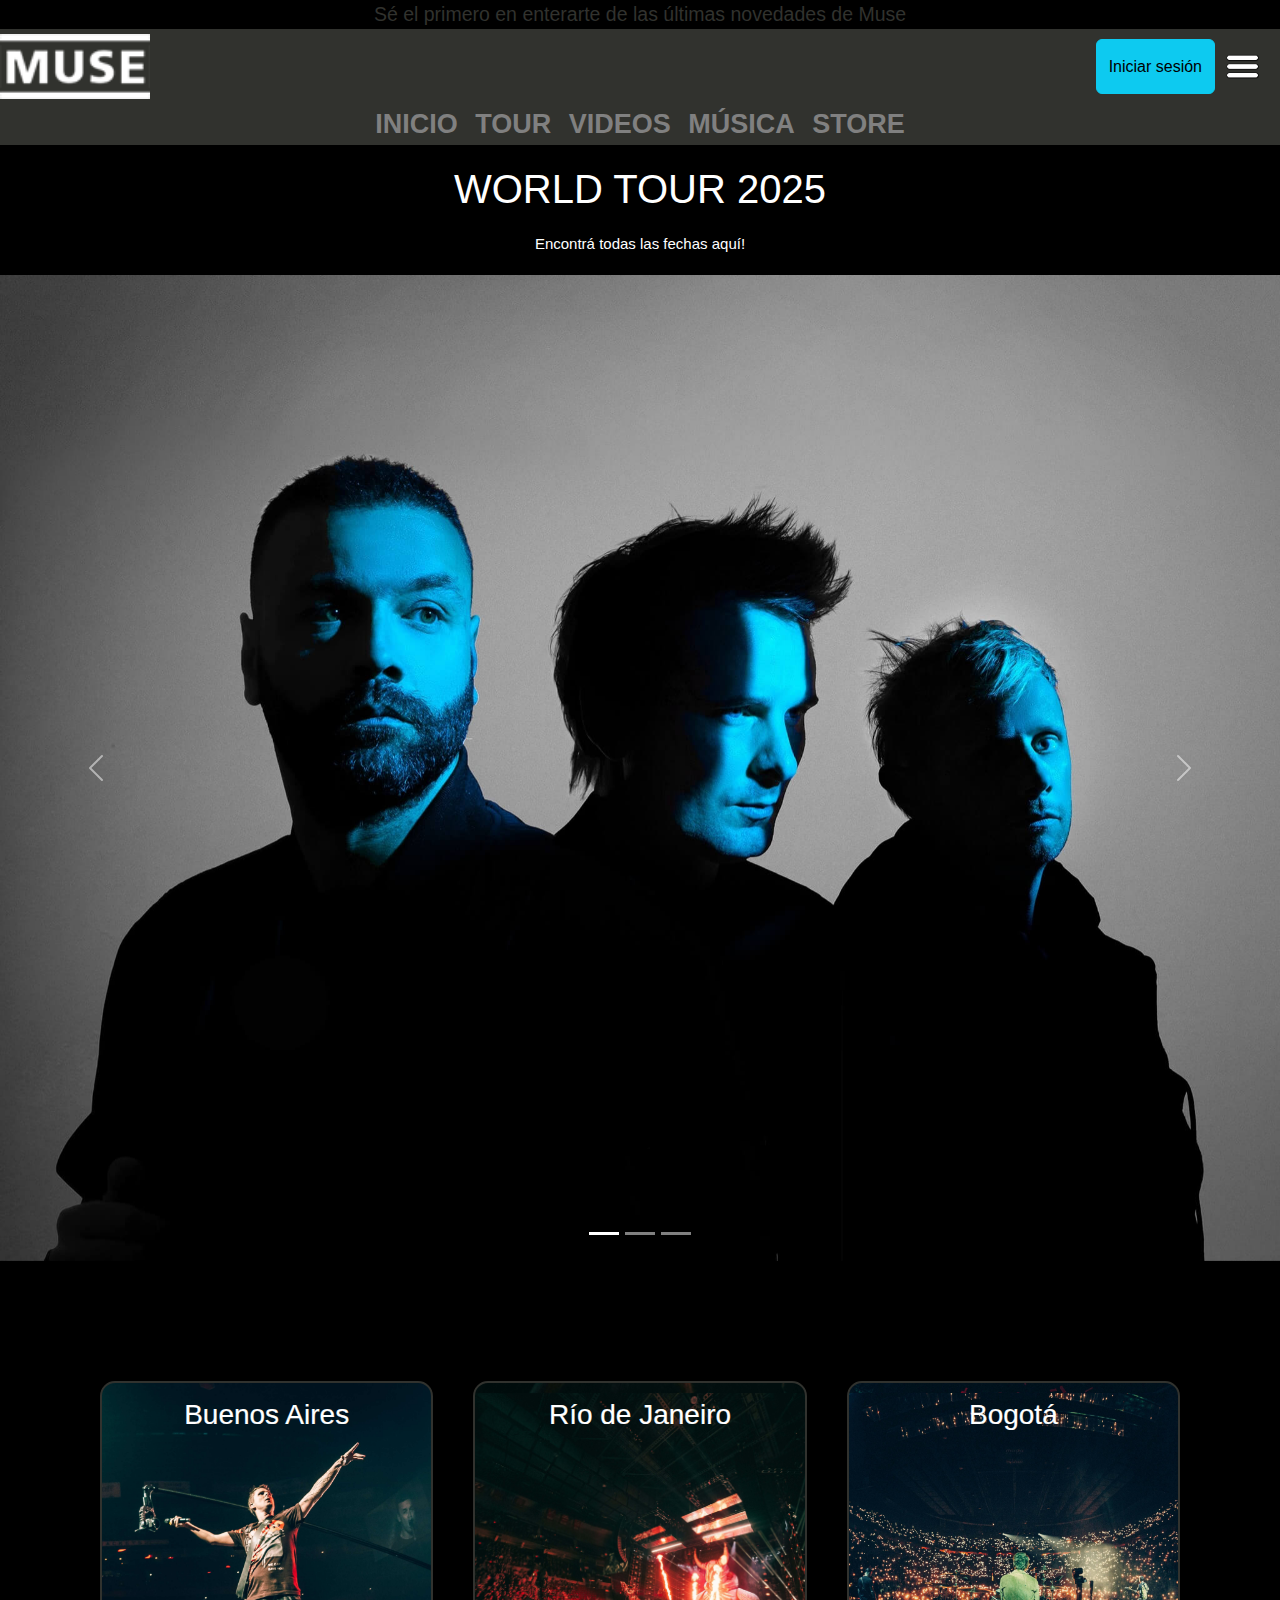
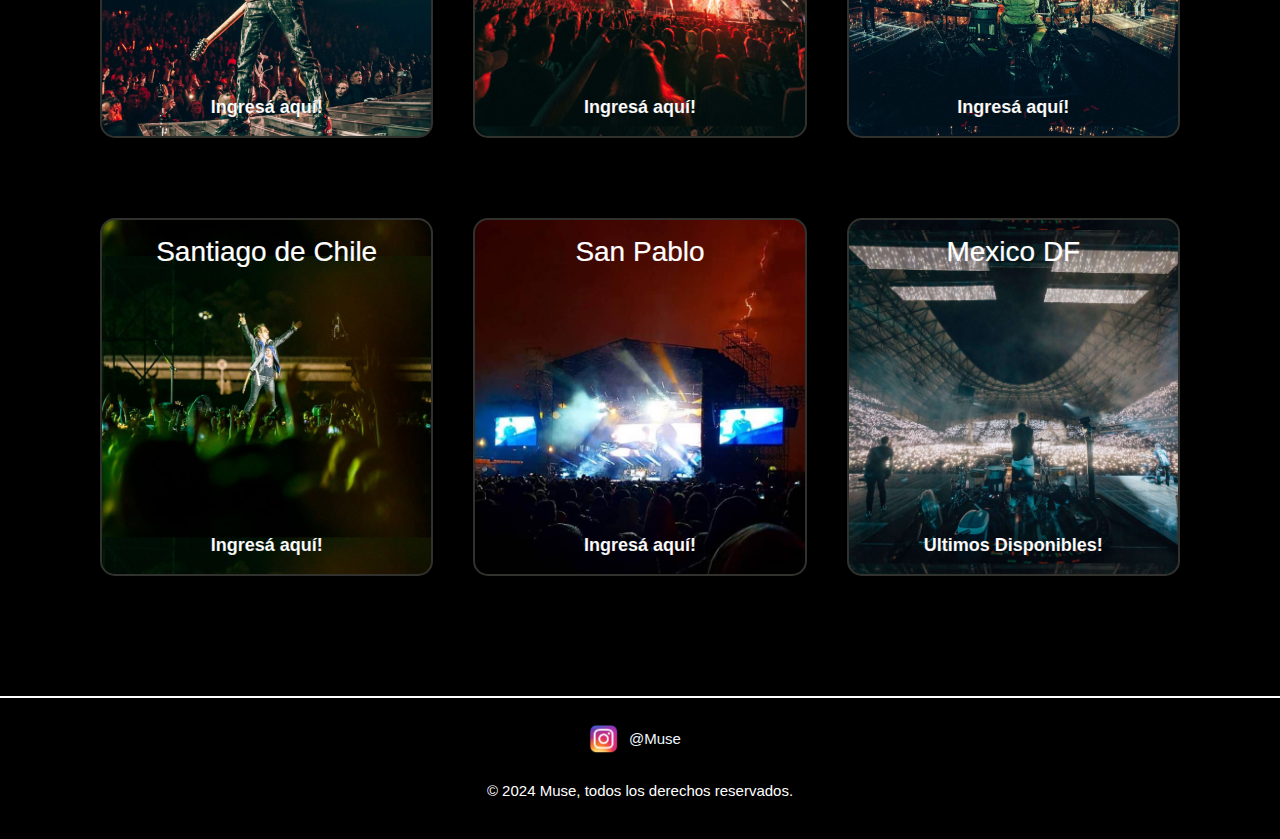
<file: index.html>
<!DOCTYPE html>
<html lang="en">

<head>
    <meta charset="UTF-8" />
    <meta name="viewport" content="width=device-width, initial-scale=1.0" />
    <title>Muse - Inicio</title>
    <!-- bootstrap -->
    <link href="https://cdn.jsdelivr.net/npm/bootstrap@5.3.3/dist/css/bootstrap.min.css" rel="stylesheet"
        integrity="sha384-QWTKZyjpPEjISv5WaRU9OFeRpok6YctnYmDr5pNlyT2bRjXh0JMhjY6hW+ALEwIH" crossorigin="anonymous" />
    <!-- link css -->
    <link rel="stylesheet" href="css/Estilos.css" />
    <!-- link animaciones-->
    <link rel="stylesheet" href="https://cdnjs.cloudflare.com/ajax/libs/animate.css/4.1.1/animate.min.css"/>

    <!-- metatag: keyword -->
    <meta name="keywords"
        content="musica, rock, muse, conciertos muse, comunidad muse, noticias muse, album muse, letras muse, videos muse">
    <!-- meta: descrption -->
    <meta name="description"
        content="Bienvenidos al punto de encuentro de los 'Musers'. Aquí compartimos nuestra pasión por Muse, una de las bandas más innovadoras y emocionantes del rock.">
    <!-- meta: author -->
    <meta name="author" content="Lucas Aranda">
    <!-- meta phone -->
    <meta name="telephone" content="+5411234256">
    <!-- meta: geo.placename -->
    <meta name="geo.placename" content="Argentina">
</head>

<body>
    <header>
        <div class="encabezado">
            <p class="animate__animated animate__heartBeat">Sé el primero en enterarte de las últimas novedades de Muse</p>
        </div>

        <div class="contenedor-header">
            <img class="logo" src="img/muse-logo.png" alt="logo-muse" width="120px" />

            <div class="menu-hamburguesa">
                <!-- <a href="#">INICIAR SESIÓN</a> -->
                <!-- bootstrap -->
                <button type="button" class="btn btn-info">Iniciar sesión</button>
                <img src="img/hambnurguesa.png" alt="MenuHamburguesa" width="35px" />
            </div>
        </div>
        <div class="contenedor-nav">
            <nav class="menu-navegable">
                <a href="index.html">INICIO</a>
                <a href="HTML/Tour.html">TOUR</a>
                <a href="HTML/Videos.html">VIDEOS</a>
                <a href="HTML/Music.html">MÚSICA</a>
                <a href="HTML/Store.html">STORE</a>
            </nav>
        </div>
    </header>

    <main>
        <section>
            <div>
                <h1>WORLD TOUR 2025</h1>
                <p>Encontrá todas las fechas aquí!</p>
            </div>
        </section>
        <section class="contenedor-carousel">
            <div id="carouselExampleIndicators" class="carousel slide">
                <div class="carousel-indicators">
                    <button type="button" data-bs-target="#carouselExampleIndicators" data-bs-slide-to="0"
                        class="active" aria-current="true" aria-label="Slide 1"></button>
                    <button type="button" data-bs-target="#carouselExampleIndicators" data-bs-slide-to="1"
                        aria-label="Slide 2"></button>
                    <button type="button" data-bs-target="#carouselExampleIndicators" data-bs-slide-to="2"
                        aria-label="Slide 3"></button>
                </div>
                <div class="carousel-inner">
                    <div class="carousel-item active">
                        <img src="img/muse-banda.jpg" class="d-block w-100" alt="..." />
                    </div>
                    <div class="carousel-item">
                        <img src="img/MuseBristol_050619-118_(48035812973).jpg" class="d-block w-100" alt="..." />
                    </div>
                    <div class="carousel-item">
                        <img src="img/muse-cusica-plus.jpg" class="d-block w-100" alt="..." />
                    </div>
                </div>
                <button class="carousel-control-prev" type="button" data-bs-target="#carouselExampleIndicators"
                    data-bs-slide="prev">
                    <span class="carousel-control-prev-icon" aria-hidden="true"></span>
                    <span class="visually-hidden">Previous</span>
                </button>
                <button class="carousel-control-next" type="button" data-bs-target="#carouselExampleIndicators"
                    data-bs-slide="next">
                    <span class="carousel-control-next-icon" aria-hidden="true"></span>
                    <span class="visually-hidden">Next</span>
                </button>
            </div>

            <!-- <section>
                <img src="img/muse-banda.jpg" alt="muse-principal" width="100%" />
            </section> -->
        </section>

        <section class="seccion-principal">
            <div class="shows">
                <div class="card" style="background-image: url(./img/show1.jpg)">
                    <div class="texto">
                        <h3>Buenos Aires</h3>
                        <p>Ingresá aquí!</p>
                    </div>
                </div>
                <div class="card" style="background-image: url(./img/show2.jpg)">
                    <div class="texto">
                        <h3>Río de Janeiro</h3>
                        <p>Ingresá aquí!</p>
                    </div>
                </div>
                <div class="card" style="background-image: url(./img/show3.jpg)">
                    <div class="texto">
                        <h3>Bogotá</h3>
                        <p>Ingresá aquí!</p>
                    </div>
                </div>
                <div class="card" style="background-image: url(./img/show4.jpg)">
                    <div class="texto">
                        <h3>Santiago de Chile</h3>
                        <p>Ingresá aquí!</p>
                    </div>
                </div>
                <div class="card" style="background-image: url(./img/show5.jpg)">
                    <div class="texto">
                        <h3>San Pablo</h3>
                        <p>Ingresá aquí!</p>
                    </div>
                </div>
                <div class="card" style="background-image: url(./img/show6.jpg)">
                    <div class="texto">
                        <h3>Mexico DF</h3>
                        <p>Ultimos Disponibles!</p>
                    </div>
                </div>
            </div>
        </section>
    </main>

    <footer>
        <div>
            <img src="img/pngwing.com (1).png" alt="Intagram" width="30" />
            <a href="https://www.instagram.com/muse/">@Muse</a>
        </div>

        <p class="parrafo-footer">© 2024 Muse, todos los derechos reservados.</p>
        <p></p>
    </footer>
    <!-- Bootstrap -->
    <script src="https://cdn.jsdelivr.net/npm/@popperjs/core@2.11.8/dist/umd/popper.min.js"
        integrity="sha384-I7E8VVD/ismYTF4hNIPjVp/Zjvgyol6VFvRkX/vR+Vc4jQkC+hVqc2pM8ODewa9r"
        crossorigin="anonymous"></script>
    <script src="https://cdn.jsdelivr.net/npm/bootstrap@5.3.3/dist/js/bootstrap.min.js"
        integrity="sha384-0pUGZvbkm6XF6gxjEnlmuGrJXVbNuzT9qBBavbLwCsOGabYfZo0T0to5eqruptLy"
        crossorigin="anonymous"></script>
</body>

</html>
</file>
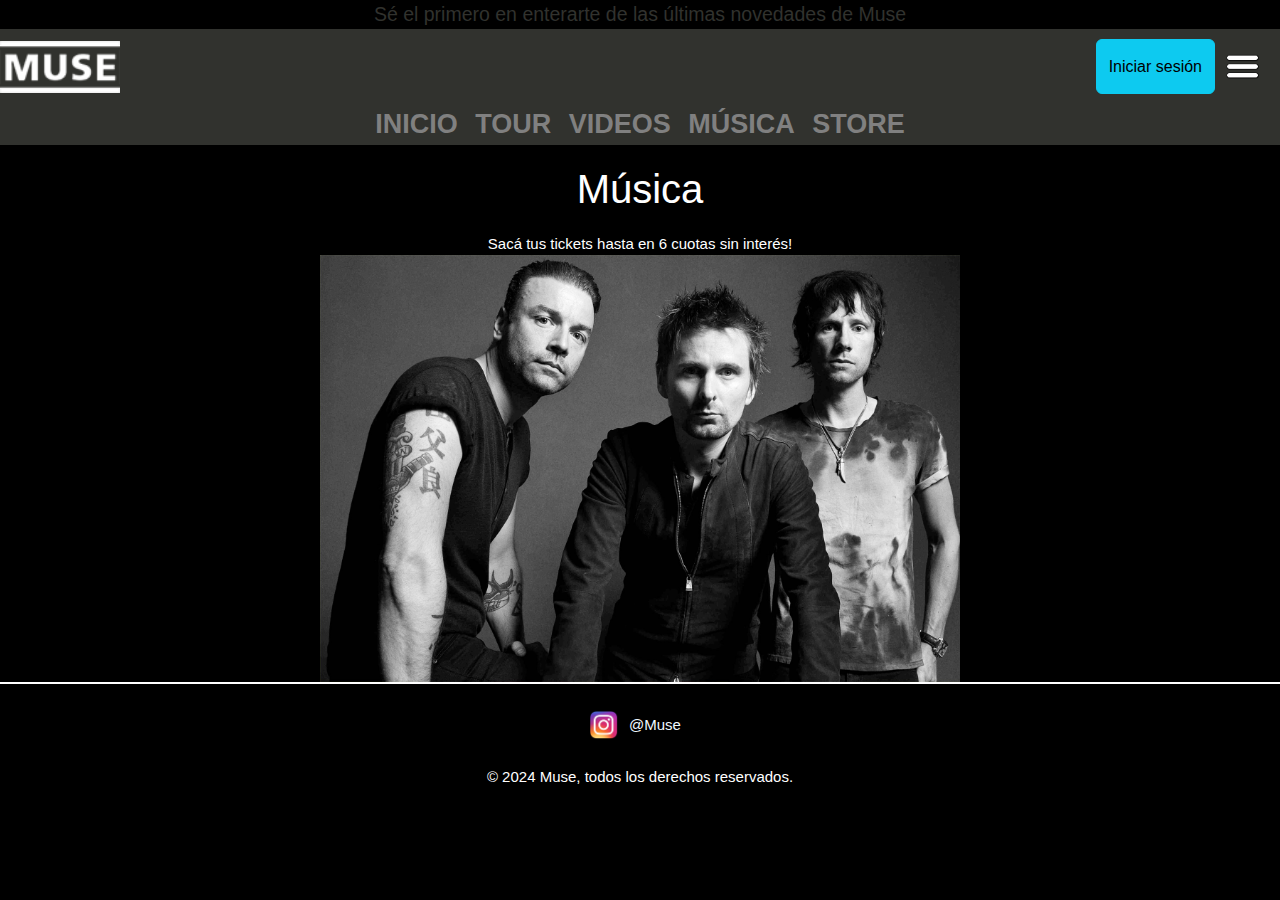
<file: HTML/Music.html>
<!DOCTYPE html>
<html lang="en">

<head>
    <meta charset="UTF-8">
    <meta name="viewport" content="width=device-width, initial-scale=1.0">
    <title>Muse - Music</title>
    <!-- bootstrap -->
    <link href="https://cdn.jsdelivr.net/npm/bootstrap@5.3.3/dist/css/bootstrap.min.css" rel="stylesheet"
        integrity="sha384-QWTKZyjpPEjISv5WaRU9OFeRpok6YctnYmDr5pNlyT2bRjXh0JMhjY6hW+ALEwIH" crossorigin="anonymous">
    <!-- link css -->
    <link rel="stylesheet" href="../css/Estilos.css">
</head>

<body>
    <header>
        <div class="encabezado">
            <p>Sé el primero en enterarte de las últimas novedades de Muse</p>
        </div>

        <div class="contenedor-header">
            <img src="../img/muse-logo.png" alt="logo-muse" width="120px">
        <div class="menu-hamburguesa">
            <!-- <a href="#">INICIAR SESIÓN</a> -->
            <button type="button" class="btn btn-info">Iniciar sesión</button>
            <img src="../img/hambnurguesa.png" alt="MenuHamburguesa" width="35px">
        </div>
        </div>
        
        <div class="contenedor-nav">
            <nav class="menu-navegable">
                <a href="../index.html">INICIO</a>
                <a href="Tour.html">TOUR</a>
                <a href="Videos.html">VIDEOS</a>
                <a href="Music.html">MÚSICA</a>
                <a href="Store.html">STORE</a>
            </nav>
        </div>
    </header>
    <main>
        <section>
            <h1>Música</h1>
            <p>Sacá tus tickets hasta en 6 cuotas sin interés!</p>
            <img src="../img/muse-cusica-plus.jpg" alt="muse-banda" width="50%">
        </section>
    </main>

    <footer>
        <div>
            <img src="../img/pngwing.com (1).png" alt="Intagram" width="30" />
            <a href="https://www.instagram.com/muse/">@Muse</a>
        </div>

        <p class="parrafo-footer">© 2024 Muse, todos los derechos reservados.</p>
        <p></p>
    </footer>
    <!-- Bootstrap -->
    <script src="https://cdn.jsdelivr.net/npm/@popperjs/core@2.11.8/dist/umd/popper.min.js"
        integrity="sha384-I7E8VVD/ismYTF4hNIPjVp/Zjvgyol6VFvRkX/vR+Vc4jQkC+hVqc2pM8ODewa9r"
        crossorigin="anonymous"></script>
    <script src="https://cdn.jsdelivr.net/npm/bootstrap@5.3.3/dist/js/bootstrap.min.js"
        integrity="sha384-0pUGZvbkm6XF6gxjEnlmuGrJXVbNuzT9qBBavbLwCsOGabYfZo0T0to5eqruptLy"
        crossorigin="anonymous"></script>
</body>

</html>
</file>
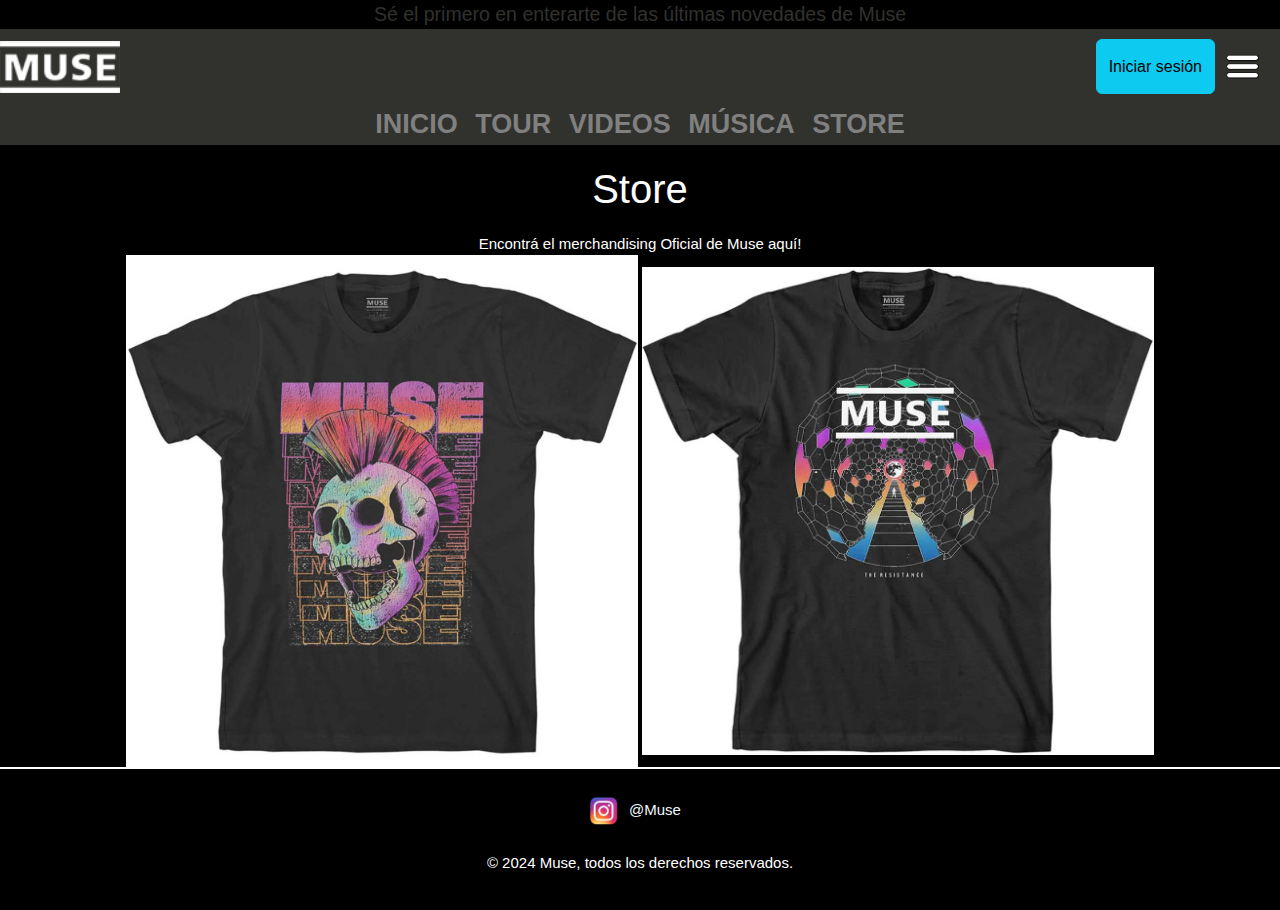
<file: HTML/Store.html>
<!DOCTYPE html>
<html lang="en">

<head>
    <meta charset="UTF-8">
    <meta name="viewport" content="width=device-width, initial-scale=1.0">
    <title>Muse - Store</title>
    <!-- bootstrap -->
    <link href="https://cdn.jsdelivr.net/npm/bootstrap@5.3.3/dist/css/bootstrap.min.css" rel="stylesheet"
        integrity="sha384-QWTKZyjpPEjISv5WaRU9OFeRpok6YctnYmDr5pNlyT2bRjXh0JMhjY6hW+ALEwIH" crossorigin="anonymous">
    <!-- link css -->
    <link rel="stylesheet" href="../css/Estilos.css">
</head>

<body>
    <header>
        <div class="encabezado">
            <p>Sé el primero en enterarte de las últimas novedades de Muse</p>
        </div>

        <div class="contenedor-header">
            <img src="../img/muse-logo.png" alt="logo-muse" width="120px">
        <div class="menu-hamburguesa">
            <!-- <a href="#">INICIAR SESIÓN</a> -->
            <button type="button" class="btn btn-info">Iniciar sesión</button>
            <img src="../img/hambnurguesa.png" alt="MenuHamburguesa" width="35px">
        </div>
        </div>
        
        <div class="contenedor-nav">
            <nav class="menu-navegable">
                <a href="../index.html">INICIO</a>
                <a href="Tour.html">TOUR</a>
                <a href="Videos.html">VIDEOS</a>
                <a href="Music.html">MÚSICA</a>
                <a href="Store.html">STORE</a>
            </nav>
        </div>
    </header>
    <main>
        <section>
            <h1>Store</h1>
            <p>Encontrá el merchandising Oficial de Muse aquí!</p>
            <section class="contenedor-store">
                <img src="../img/merch1.jpg" alt="Merch1" width="40%">
                <img src="../img/merch2.jpg" alt="merch2" width="40%">
            </section>
        </section>
    </main>

    <footer>
        <div>
            <img src="../img/pngwing.com (1).png" alt="Intagram" width="30" />
            <a href="https://www.instagram.com/muse/">@Muse</a>
        </div>

        <p class="parrafo-footer">© 2024 Muse, todos los derechos reservados.</p>
        <p></p>
    </footer>
    <!-- Bootstrap -->
    <script src="https://cdn.jsdelivr.net/npm/@popperjs/core@2.11.8/dist/umd/popper.min.js"
        integrity="sha384-I7E8VVD/ismYTF4hNIPjVp/Zjvgyol6VFvRkX/vR+Vc4jQkC+hVqc2pM8ODewa9r"
        crossorigin="anonymous"></script>
    <script src="https://cdn.jsdelivr.net/npm/bootstrap@5.3.3/dist/js/bootstrap.min.js"
        integrity="sha384-0pUGZvbkm6XF6gxjEnlmuGrJXVbNuzT9qBBavbLwCsOGabYfZo0T0to5eqruptLy"
        crossorigin="anonymous"></script>
</body>

</html>
</file>
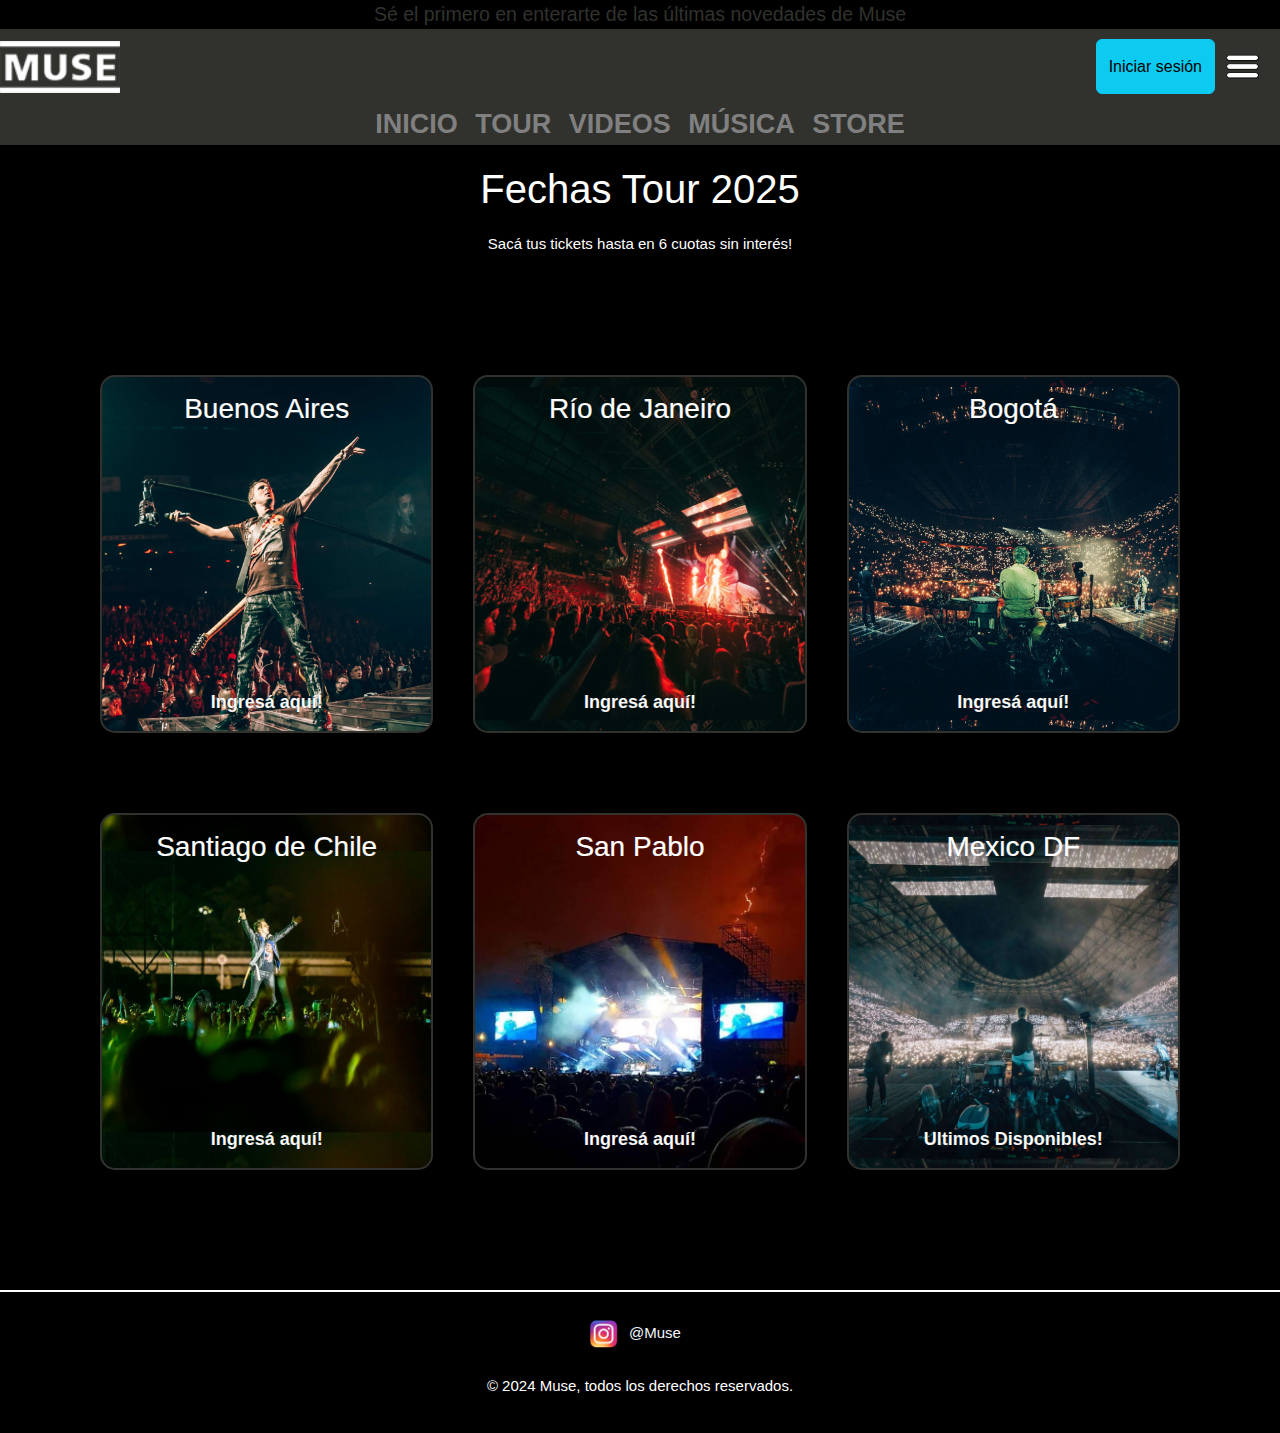
<file: HTML/Tour.html>
<!DOCTYPE html>
<html lang="en">

<head>
    <meta charset="UTF-8">
    <meta name="viewport" content="width=device-width, initial-scale=1.0">
    <title>Muse - Tour</title>
    <!-- bootstrap -->
    <link href="https://cdn.jsdelivr.net/npm/bootstrap@5.3.3/dist/css/bootstrap.min.css" rel="stylesheet"
        integrity="sha384-QWTKZyjpPEjISv5WaRU9OFeRpok6YctnYmDr5pNlyT2bRjXh0JMhjY6hW+ALEwIH" crossorigin="anonymous">
    <!-- link css -->
    <link rel="stylesheet" href="../css/Estilos.css">
</head>

<body>
    <header>
        <div class="encabezado">
            <p>Sé el primero en enterarte de las últimas novedades de Muse</p>
        </div>

        <div class="contenedor-header">
            <img src="../img/muse-logo.png" alt="logo-muse" width="120px">
        <div class="menu-hamburguesa">
            <!-- <a href="#">INICIAR SESIÓN</a> -->
            <button type="button" class="btn btn-info">Iniciar sesión</button>
            <img src="../img/hambnurguesa.png" alt="MenuHamburguesa" width="35px">
        </div>
        </div>
        
        <div class="contenedor-nav">
            <nav class="menu-navegable">
                <a href="../index.html">INICIO</a>
                <a href="Tour.html">TOUR</a>
                <a href="Videos.html">VIDEOS</a>
                <a href="Music.html">MÚSICA</a>
                <a href="Store.html">STORE</a>
            </nav>
        </div>
    </header>
    <main>
        <section>
            <h1>Fechas Tour 2025</h1>
            <p>Sacá tus tickets hasta en 6 cuotas sin interés!</p>
            <!-- <img src="../img/muse-cusica-plus.jpg" alt="muse-banda" width="50%"> -->
        </section>
            <section class="seccion-principal">
                <div class="shows">
                    <div class="card" style="background-image: url(../img/show1.jpg)">
                        <div class="texto">
                            <h3>Buenos Aires</h3>
                            <p>Ingresá aquí!</p>
                        </div>
                    </div>
                    <div class="card" style="background-image: url(../img/show2.jpg)">
                        <div class="texto">
                            <h3>Río de Janeiro</h3>
                            <p>Ingresá aquí!</p>
                        </div>
                    </div>
                    <div class="card" style="background-image: url(../img/show3.jpg)">
                        <div class="texto">
                            <h3>Bogotá</h3>
                            <p>Ingresá aquí!</p>
                        </div>
                    </div>
                    <div class="card" style="background-image: url(../img/show4.jpg)">
                        <div class="texto">
                            <h3>Santiago de Chile</h3>
                            <p>Ingresá aquí!</p>
                        </div>
                    </div>
                    <div class="card" style="background-image: url(../img/show5.jpg)">
                        <div class="texto">
                            <h3>San Pablo</h3>
                            <p>Ingresá aquí!</p>
                        </div>
                    </div>
                    <div class="card" style="background-image: url(../img/show6.jpg)">
                        <div class="texto">
                            <h3>Mexico DF</h3>
                            <p>Ultimos Disponibles!</p>
                        </div>
                    </div>
                </div>
            
        </section>
    </main>

    <footer>
        <div>
            <img src="../img/pngwing.com (1).png" alt="Intagram" width="30" />
            <a href="https://www.instagram.com/muse/">@Muse</a>
        </div>

        <p class="parrafo-footer">© 2024 Muse, todos los derechos reservados.</p>
        <p></p>
    </footer>
    <!-- Bootstrap -->
    <script src="https://cdn.jsdelivr.net/npm/@popperjs/core@2.11.8/dist/umd/popper.min.js"
        integrity="sha384-I7E8VVD/ismYTF4hNIPjVp/Zjvgyol6VFvRkX/vR+Vc4jQkC+hVqc2pM8ODewa9r"
        crossorigin="anonymous"></script>
    <script src="https://cdn.jsdelivr.net/npm/bootstrap@5.3.3/dist/js/bootstrap.min.js"
        integrity="sha384-0pUGZvbkm6XF6gxjEnlmuGrJXVbNuzT9qBBavbLwCsOGabYfZo0T0to5eqruptLy"
        crossorigin="anonymous"></script>
</body>

</html>
</file>
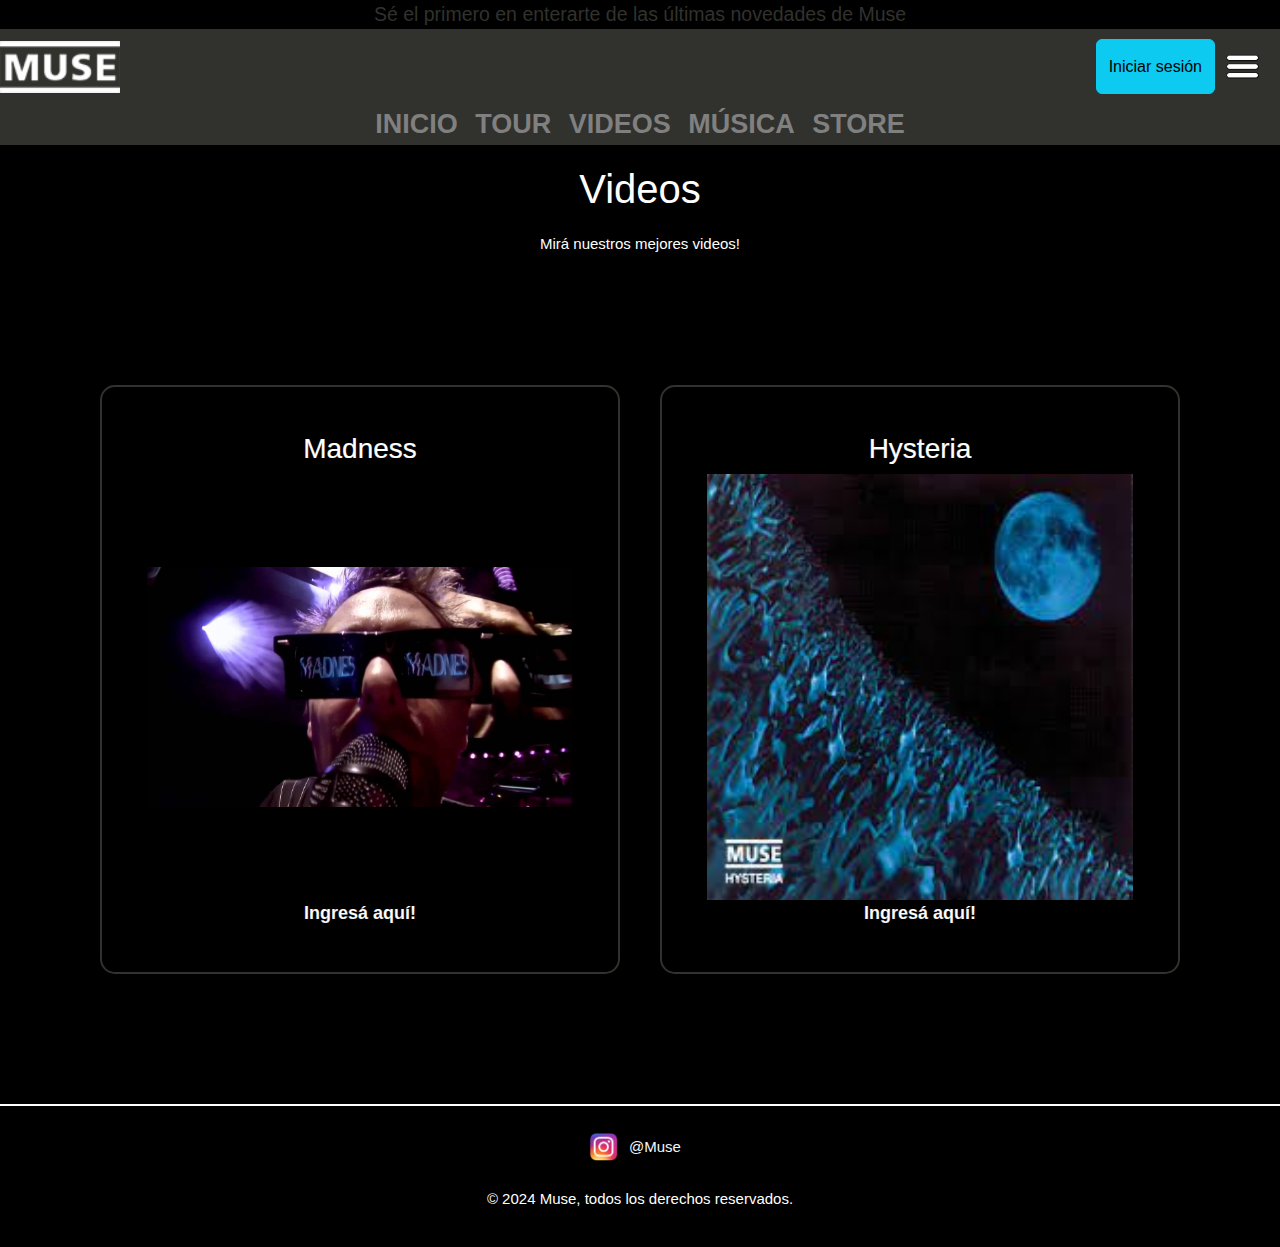
<file: HTML/Videos.html>
<!DOCTYPE html>
<html lang="en">

<head>
    <meta charset="UTF-8">
    <meta name="viewport" content="width=device-width, initial-scale=1.0">
    <title>Muse - Videos</title>
    <!-- bootstrap -->
    <link href="https://cdn.jsdelivr.net/npm/bootstrap@5.3.3/dist/css/bootstrap.min.css" rel="stylesheet"
        integrity="sha384-QWTKZyjpPEjISv5WaRU9OFeRpok6YctnYmDr5pNlyT2bRjXh0JMhjY6hW+ALEwIH" crossorigin="anonymous">
    <!-- link css -->
    <link rel="stylesheet" href="../css/Estilos.css">
</head>

<body>
    <header>
        <div class="encabezado">
            <p>Sé el primero en enterarte de las últimas novedades de Muse</p>
        </div>

        <div class="contenedor-header">
            <img src="../img/muse-logo.png" alt="logo-muse" width="120px">
            <div class="menu-hamburguesa">
                <!-- <a href="#">INICIAR SESIÓN</a> -->
                <button type="button" class="btn btn-info">Iniciar sesión</button>
                <img src="../img/hambnurguesa.png" alt="MenuHamburguesa" width="35px">
            </div>
        </div>

        <div class="contenedor-nav">
            <nav class="menu-navegable">
                <a href="../index.html">INICIO</a>
                <a href="Tour.html">TOUR</a>
                <a href="Videos.html">VIDEOS</a>
                <a href="Music.html">MÚSICA</a>
                <a href="Store.html">STORE</a>
            </nav>
        </div>
    </header>
    <main>
        <section>
            <h1>Videos</h1>
            <p>Mirá nuestros mejores videos!
            </p>
            <!-- <img src="../img/muse-cusica-plus.jpg" alt="muse-banda" width="50%"> -->
        </section>
        <section class="seccion-principal-videos">
            <div class="videos">
                <div class="card-videos">
                    <div class="texto">
                        <h3>Madness</h3>
                        <img src="../img/masdness.jpg" alt="foto-madness" width="100%">
                        <a href="https://www.youtube.com/watch?v=6w5KCf8hXvo">Ingresá aquí!</a>
                    </div>
                </div>
                <div class="card-videos">
                    <div class="texto">
                        <h3>Hysteria</h3>
                        <img src="../img/hysteria.jpg" alt="foto-hysteria" width="100%">
                        <a href="https://www.youtube.com/watch?v=6w5KCf8hXvo">Ingresá aquí!</a>
                    </div>
                </div>
            </div>

            </div>


        </section>
    </main>

    <footer>
        <div>
            <img src="../img/pngwing.com (1).png" alt="Intagram" width="30" />
            <a href="https://www.instagram.com/muse/">@Muse</a>
        </div>

        <p class="parrafo-footer">© 2024 Muse, todos los derechos reservados.</p>
        <p></p>
    </footer>
    <!-- Bootstrap -->
    <script src="https://cdn.jsdelivr.net/npm/@popperjs/core@2.11.8/dist/umd/popper.min.js"
        integrity="sha384-I7E8VVD/ismYTF4hNIPjVp/Zjvgyol6VFvRkX/vR+Vc4jQkC+hVqc2pM8ODewa9r"
        crossorigin="anonymous"></script>
    <script src="https://cdn.jsdelivr.net/npm/bootstrap@5.3.3/dist/js/bootstrap.min.js"
        integrity="sha384-0pUGZvbkm6XF6gxjEnlmuGrJXVbNuzT9qBBavbLwCsOGabYfZo0T0to5eqruptLy"
        crossorigin="anonymous"></script>
</body>

</html>
</file>
<file: css/Estilos.css>
* {
  margin: 0;
  padding: 0;
}

header {
  background-color: #31322e;
  display: block;
  align-items: center;
  text-align: center;
  width: 100%;
}
header p {
  margin: 0px;
}
header a {
  text-decoration: none;
  color: gray;
  padding: 5px;
  font-weight: bolder;
  transition: 1s;
}
header #boton-inicio {
  display: none;
}
header .encabezado {
  display: block;
  color: gray;
  background-color: black;
  text-align: center;
  font-family: Arial, Helvetica, sans-serif;
  font-size: 1em;
}
header .contenedor-header {
  display: flex;
  width: 100%;
  justify-content: space-between;
  align-items: center;
}
header .logo {
  align-items: center;
  margin: 15px;
}
header .menu-navegable {
  display: block;
  color: white;
  text-decoration: none;
  font-size: 1.1em;
  align-items: center;
}
header .menu-navegable a:hover {
  background-color: black;
  border-radius: 8px;
  transform: scale(1.5);
}
header .menu-hamburguesa {
  margin: 15px;
}

@media (min-width: 768px) {
  body header .encabezado {
    color: #31322e;
    background-color: black;
    text-align: center;
    font-family: Arial, Helvetica, sans-serif;
    font-size: 1.1em;
  }
  body header .logo {
    margin: 0px;
    width: 150px;
    align-content: center;
  }
  body header .menu-hamburguesa {
    display: none;
  }
}
* {
  padding: 0px;
  margin: 0px;
}

footer {
  border-top: 2px solid white;
  color: white;
  padding: 10px;
  justify-items: center;
}
footer div {
  display: flex;
  justify-items: center;
  align-items: center;
  align-content: center;
  padding: 10px 0px;
}
footer div a {
  margin: 0px;
  padding: 10px;
  text-decoration: none;
  color: aliceblue;
}

.parrafo-footer {
  color: white;
  text-align: center;
  font-family: Arial, Helvetica, sans-serif;
  margin: 0px;
  padding: 10px 0px;
}

@media screen and (min-width: 1024px) {
  body header {
    display: block;
    align-items: center;
    text-align: center;
    width: 100%;
  }
  body header p {
    margin: 0px;
  }
  body header a {
    text-decoration: none;
    color: gray;
    padding: 5px;
    font-weight: bolder;
    transition: 1s;
  }
  body header .encabezado {
    color: #31322e;
    background-color: black;
    text-align: center;
    font-family: Arial, Helvetica, sans-serif;
    font-size: 1.3em;
  }
  body header .contenedor-header {
    display: flex;
    align-items: center;
    justify-content: space-between;
    width: 100%;
    background-color: #31322e;
  }
  body header .contenedor-header .logo {
    align-items: center;
    text-align: center;
    align-content: center;
  }
  body header .menu-navegable {
    color: white;
    text-decoration: none;
    font-size: 1.8em;
    align-items: center;
  }
  body header .menu-hamburguesa {
    display: flex;
    margin: 10px;
  }
  body header .menu-hamburguesa img {
    margin: 10px;
  }
  body header .menu-navegable a:hover {
    background-color: black;
    border-radius: 8px;
    transform: scale(1.5);
  }
  body main {
    color: white;
  }
  body main h1 {
    color: white;
  }
  body main section div {
    display: block;
  }
  body main .seccion-principal {
    display: grid;
    grid-template-columns: repeat(4, 1fr);
    grid-template-rows: repeat(2, 400px);
    gap: 35px;
    margin: 100px;
  }
  body main .seccion-principal .shows {
    display: grid;
    grid-column: 1/5;
    grid-row: 1/3;
    grid-template-columns: repeat(3, 1fr);
    gap: 40px;
  }
  body main .seccion-principal .shows .card {
    background-size: 500px;
    background-position: center center;
    border: 2px solid #31322e;
    border-radius: 15px;
  }
  body main .seccion-principal .shows .card .texto {
    height: 100%;
    display: flex;
    flex-direction: column;
    justify-content: space-between;
    padding: 15px;
    color: white;
    -webkit-text-stroke: 0.2px white;
    font-size: 3rem;
  }
  body main .seccion-principal .shows .card .texto p {
    color: white;
    -webkit-text-stroke: 0.2px gray;
    font-size: large;
    font-weight: 600;
  }
  body main .seccion-principal-videos .videos {
    display: grid;
    grid-column: 1/2;
    grid-row: 1/2;
    grid-template-columns: repeat(2, 1fr);
    gap: 40px;
    margin: 100px;
  }
  body main .seccion-principal-videos .videos .card-videos {
    border: 2px solid #31322e;
    border-radius: 15px;
  }
  body main .seccion-principal-videos .videos .card-videos .texto {
    height: 100%;
    display: flex;
    flex-direction: column;
    justify-content: space-between;
    padding: 15px;
    color: white;
    -webkit-text-stroke: 0.2px white;
    font-size: 3rem;
  }
  body main .seccion-principal-videos .videos .card-videos .texto a {
    color: white;
    -webkit-text-stroke: 0.2px gray;
    font-size: large;
    font-weight: 600;
    text-decoration: none;
  }
}
* {
  margin: 0px;
  padding: 0px;
}

body {
  background-color: black;
  font-family: Arial, Helvetica, sans-serif;
  font-size: 15px;
}
body main {
  color: white;
  text-align: center;
}
body main h1 {
  margin: 20px 0px;
  color: white;
}
body main p {
  margin: 0px;
}
body main section {
  display: block;
}
body .contenedor-carousel {
  margin-top: 20px;
}
body .seccion-principal {
  display: grid;
  margin: 0px 15px;
}
body .seccion-principal .shows {
  display: block;
}
body .seccion-principal .shows .card {
  background-size: 500px;
  background-position: center center;
  border: 2px solid gray;
  border-radius: 15px;
  margin: 20px 0px;
}
body .seccion-principal .shows .card .texto {
  height: 100%;
  display: flex;
  flex-direction: column;
  justify-content: space-between;
  padding: 15px;
  color: white;
  -webkit-text-stroke: 0.2px white;
  font-size: 3rem;
}
body .seccion-principal .shows .card .texto p {
  color: white;
  -webkit-text-stroke: 0.2px gray;
  font-size: large;
  font-weight: 600;
}
body .seccion-principal-videos {
  display: flex;
}
body .seccion-principal-videos .videos {
  margin: 30px;
}
body .seccion-principal-videos .videos .card-videos {
  border: 2px solid #31322e;
  border-radius: 15px;
  padding: 30px 30px;
  margin: 30px 0px;
}
body .seccion-principal-videos .videos .card-videos .texto {
  height: 100%;
  display: flex;
  flex-direction: column;
  justify-content: space-between;
  padding: 15px;
  color: white;
  -webkit-text-stroke: 0.2px white;
  font-size: 3rem;
}
body .seccion-principal-videos .videos .card-videos .texto a {
  color: white;
  -webkit-text-stroke: 0.2px gray;
  font-size: large;
  font-weight: 600;
  text-decoration: none;
}

/*# sourceMappingURL=Estilos.css.map */
</file>
